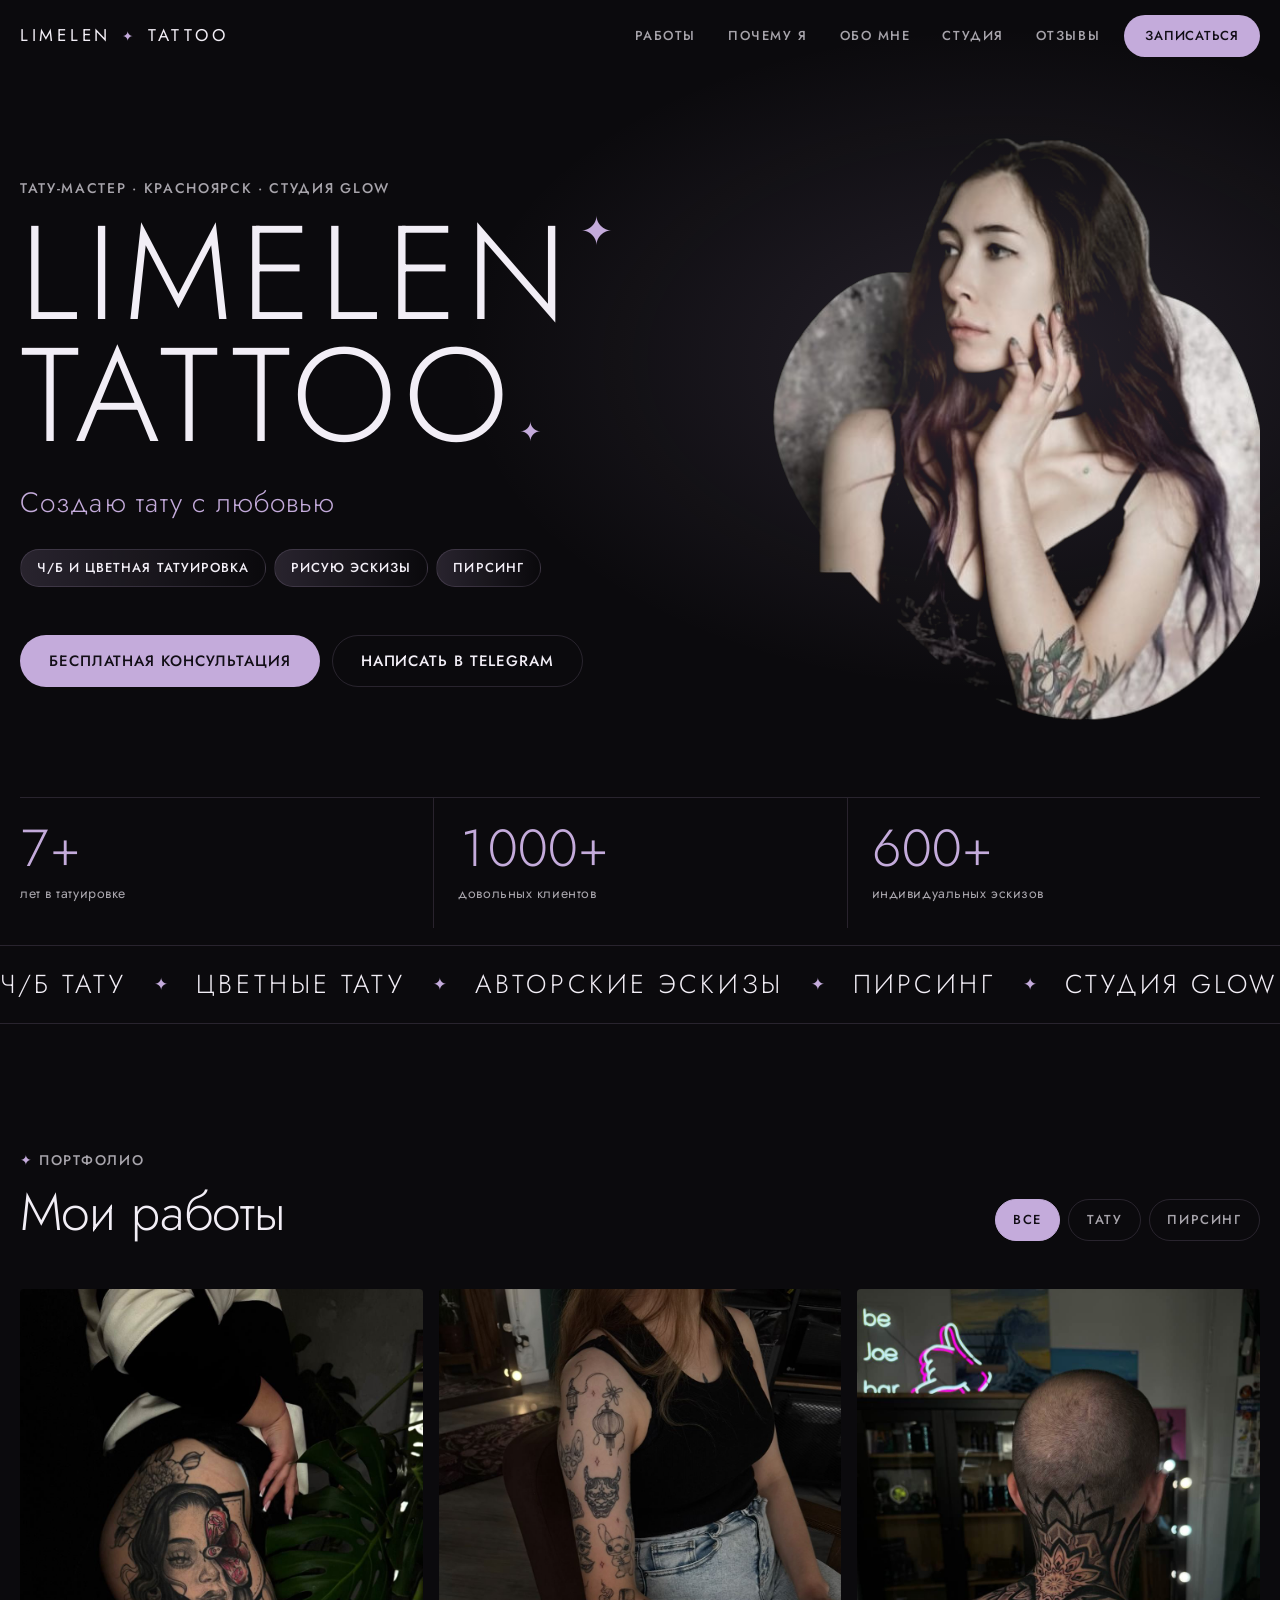
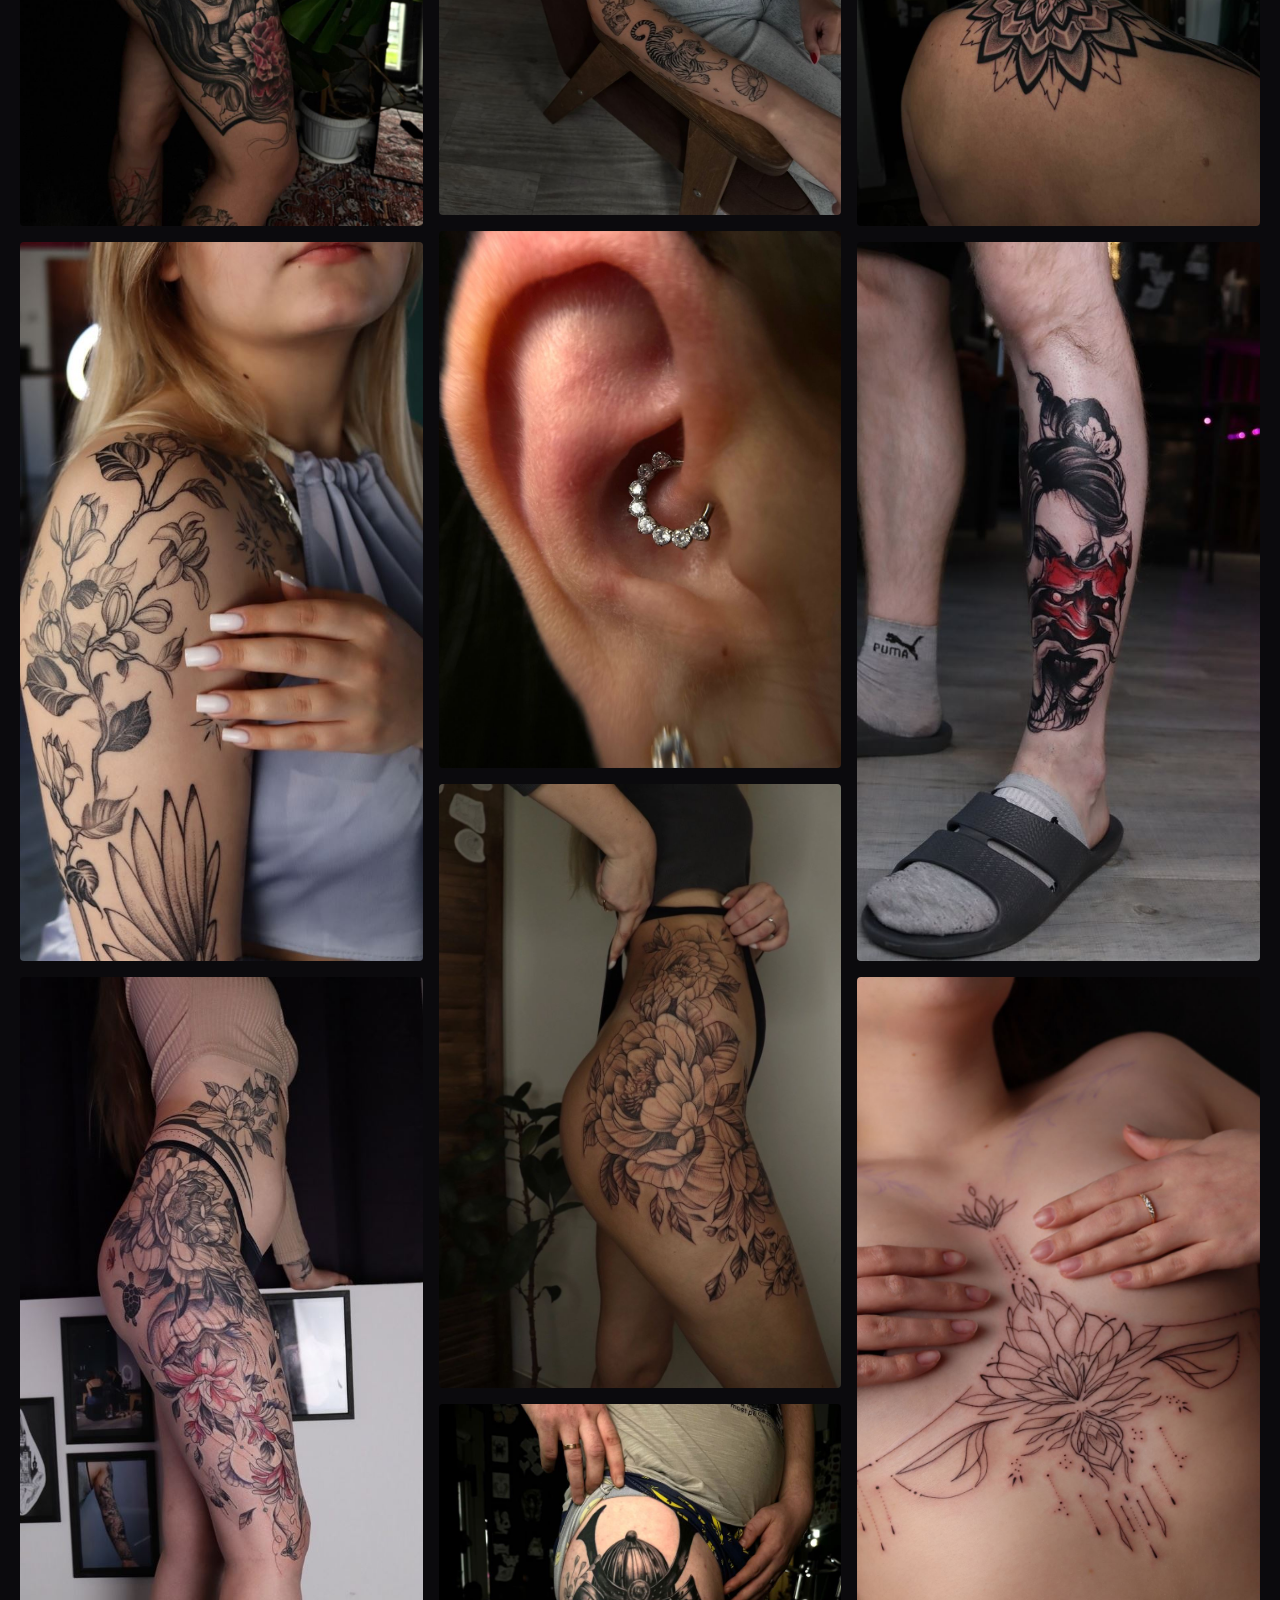
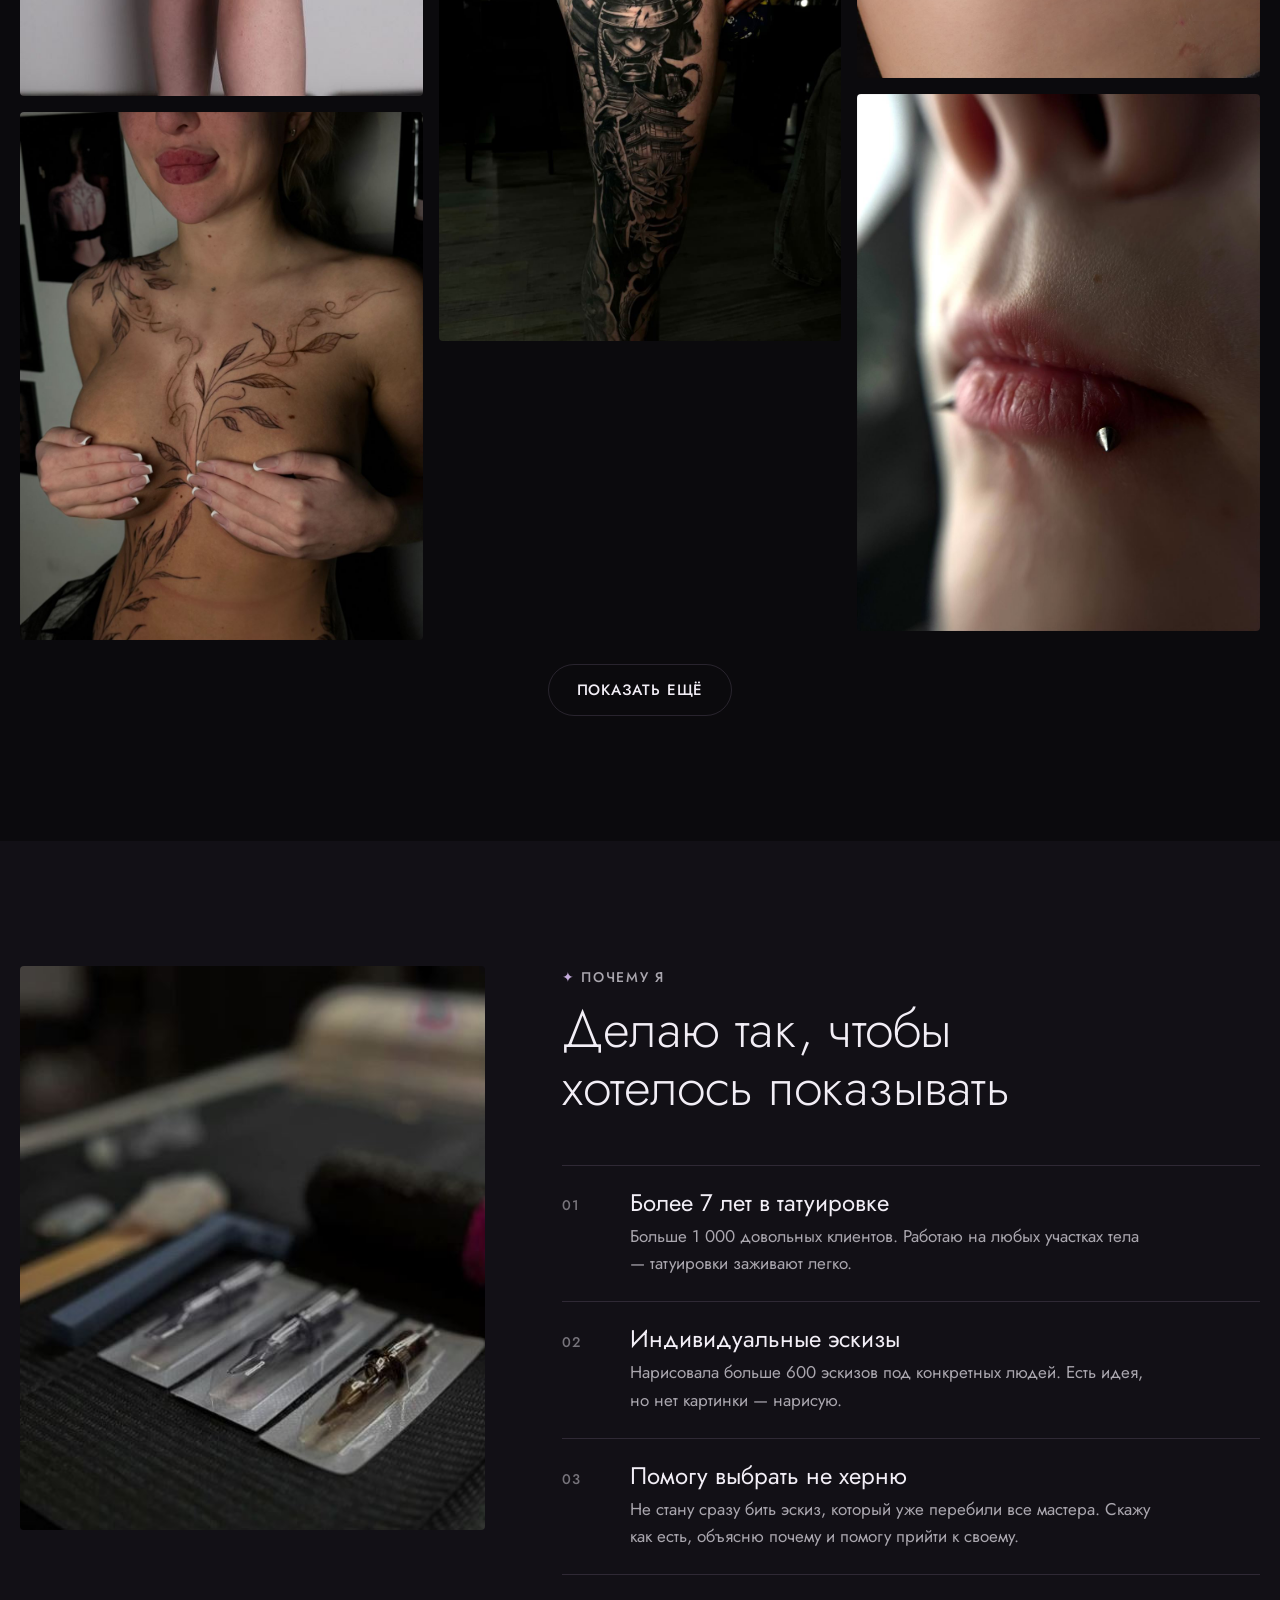
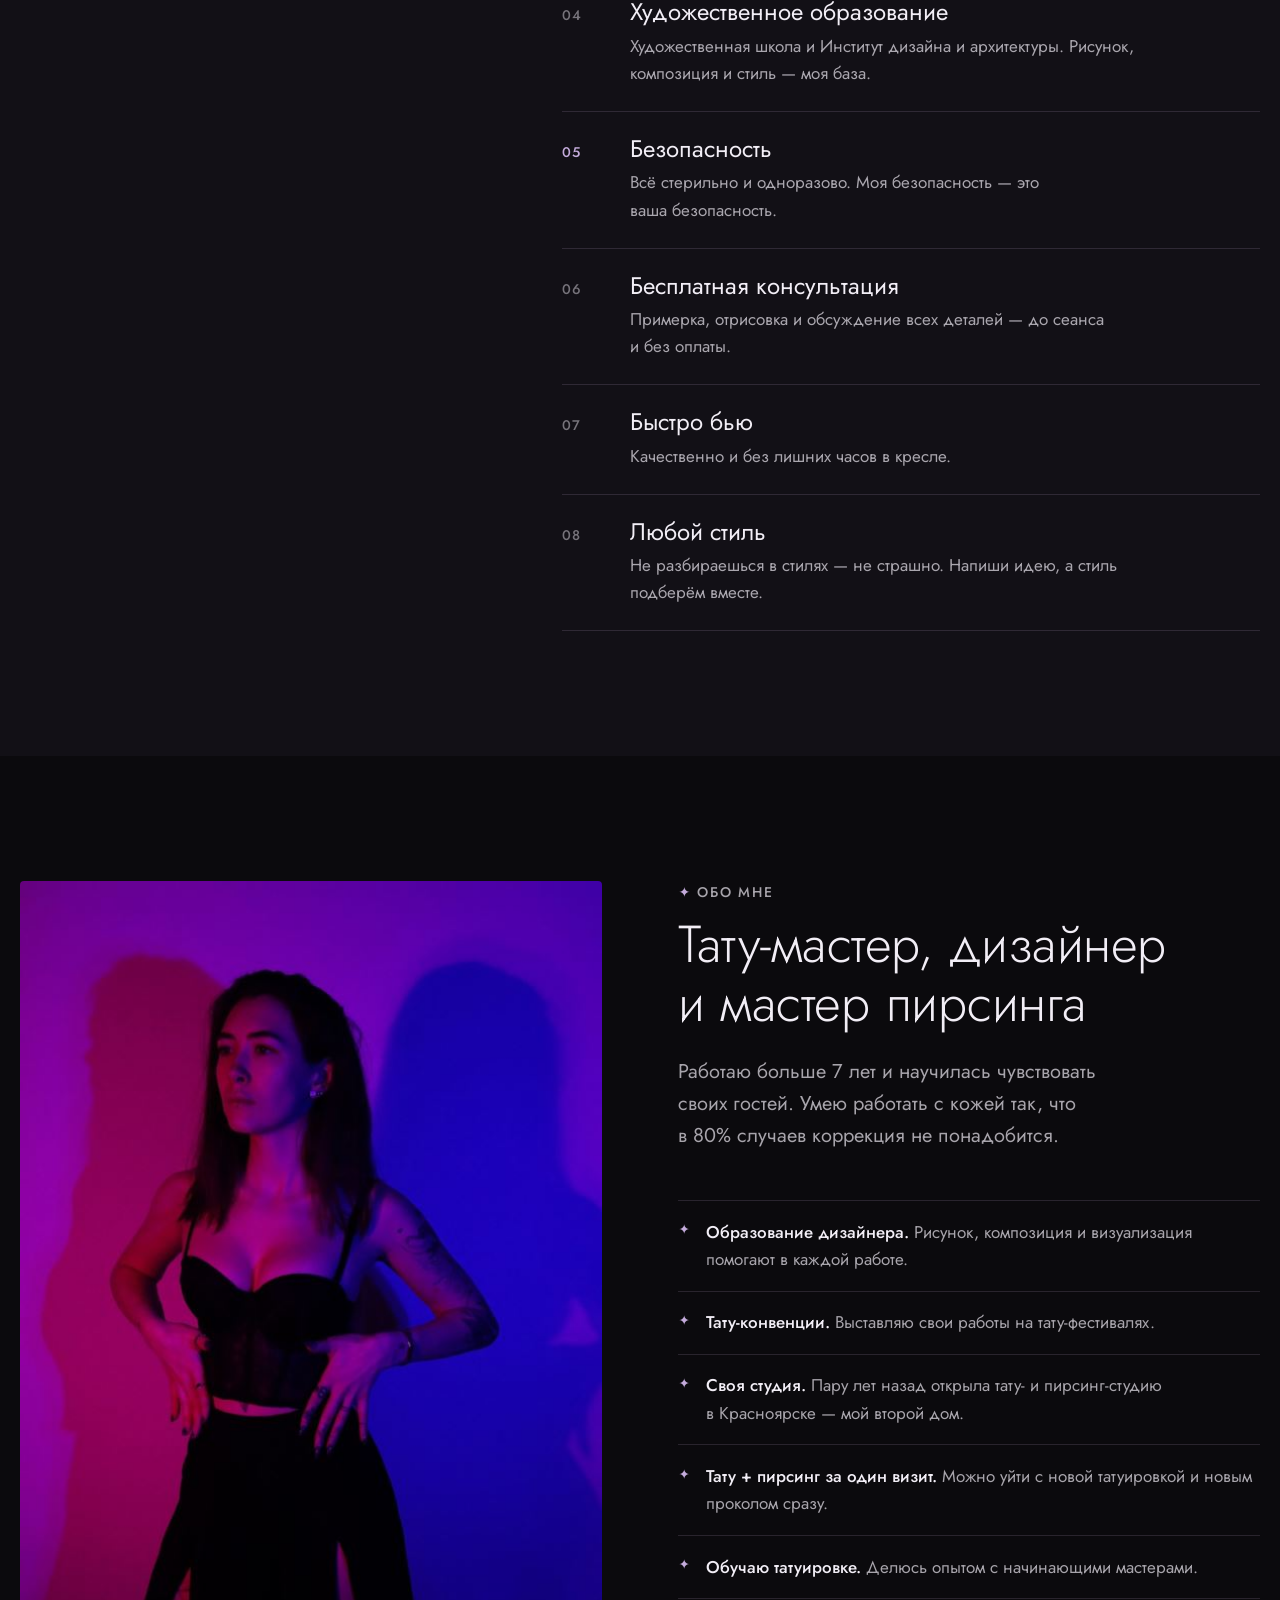
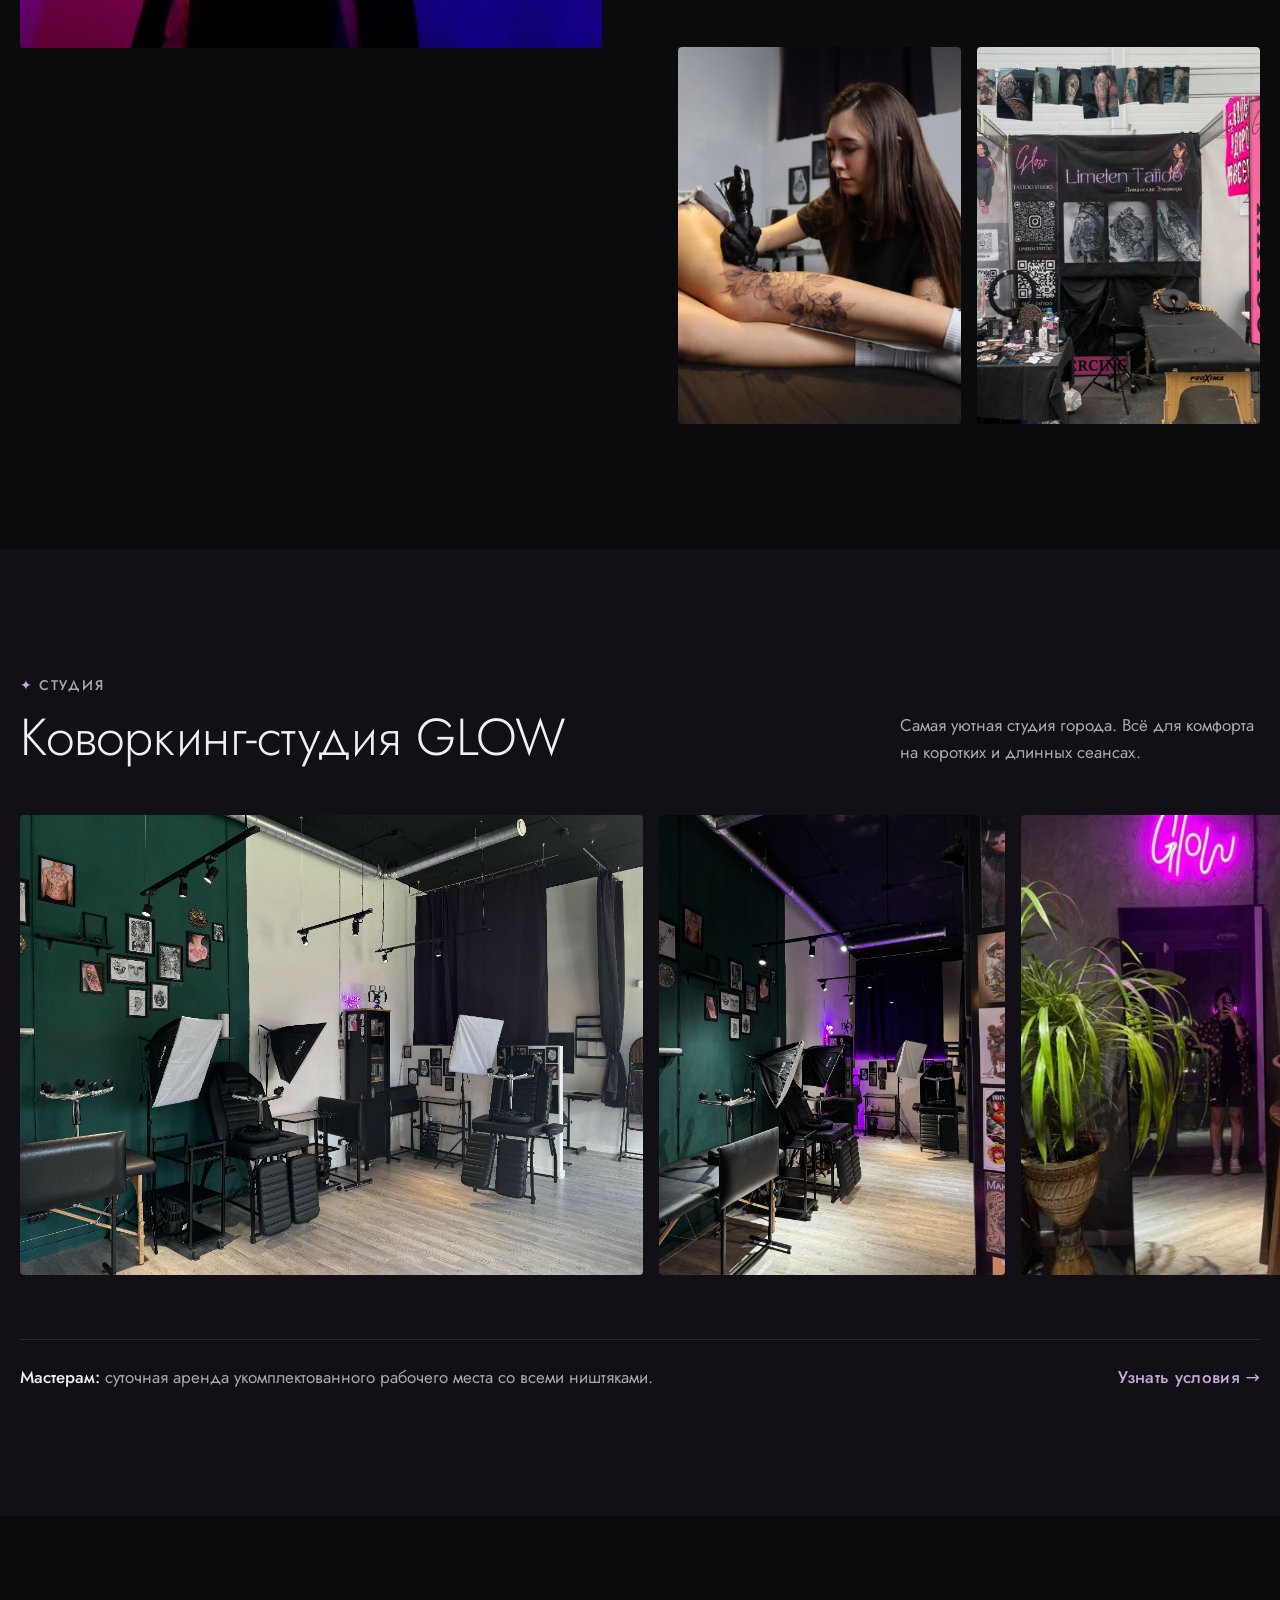
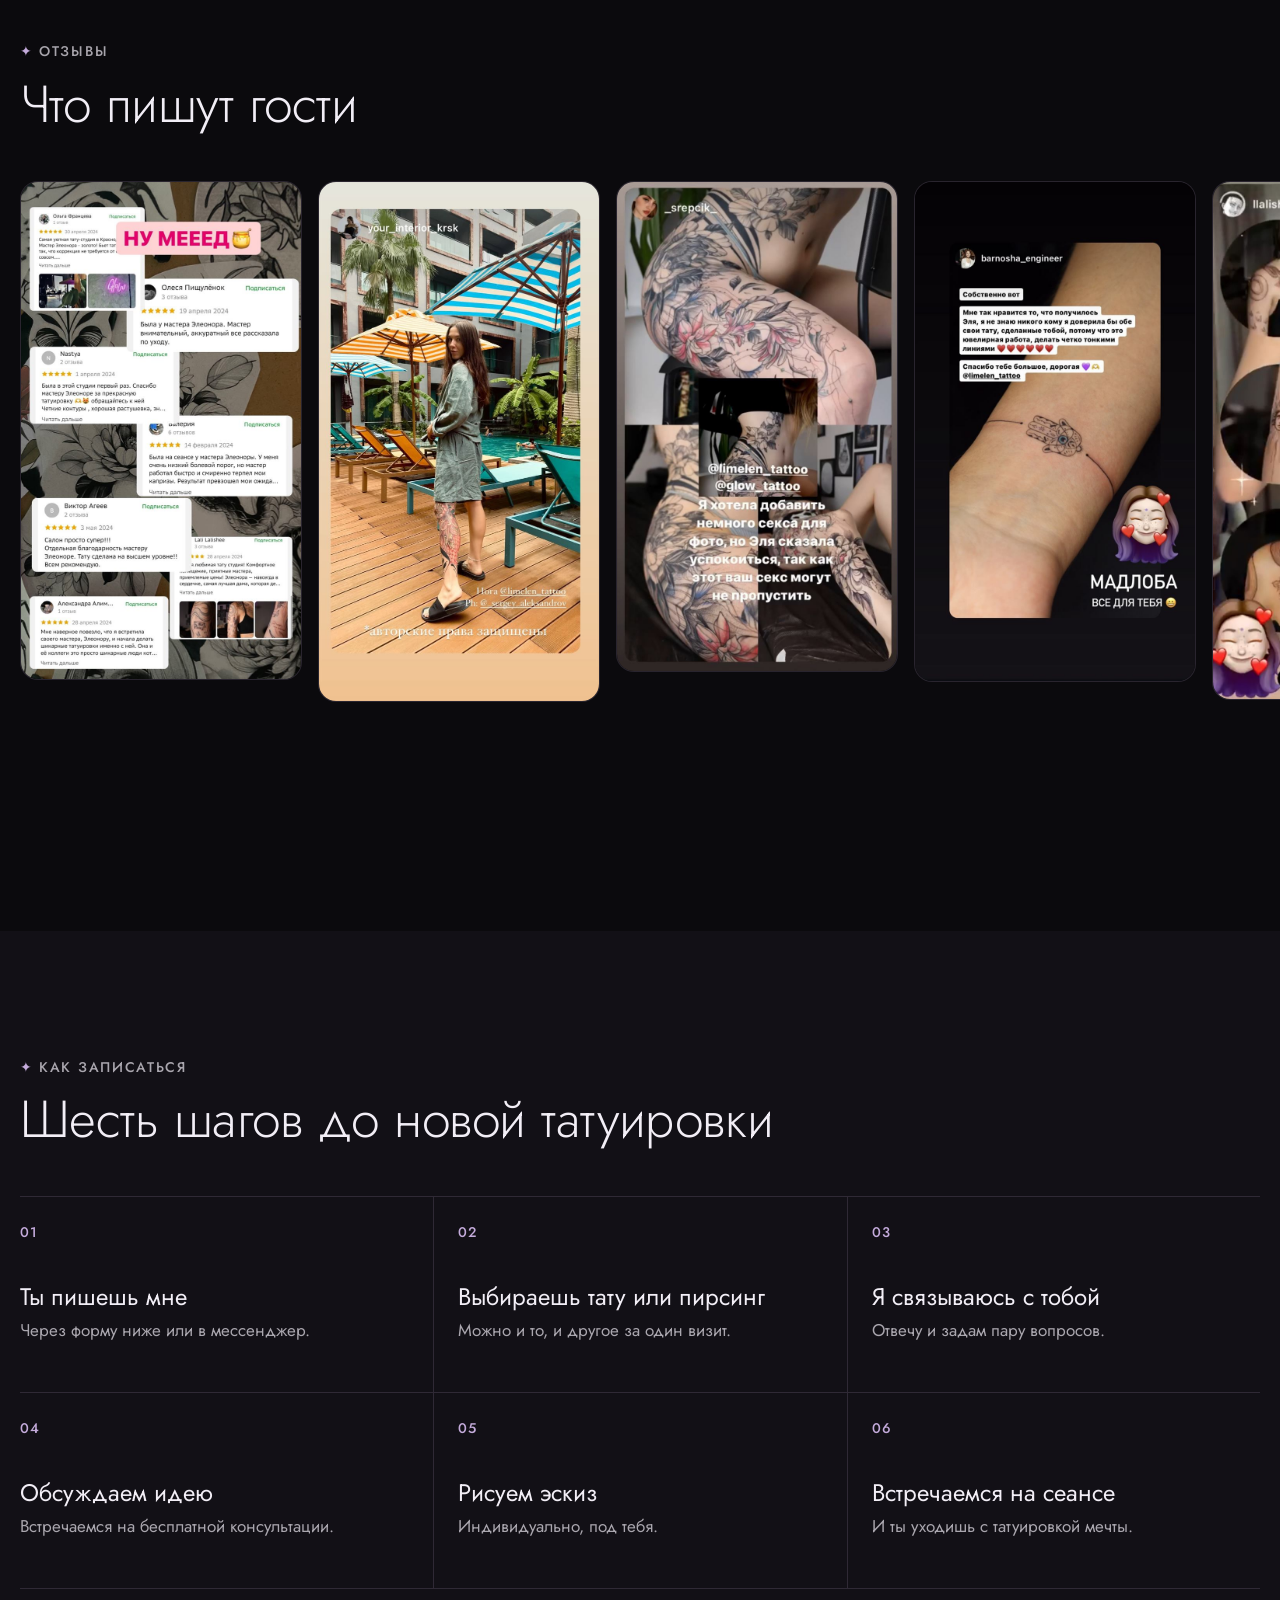
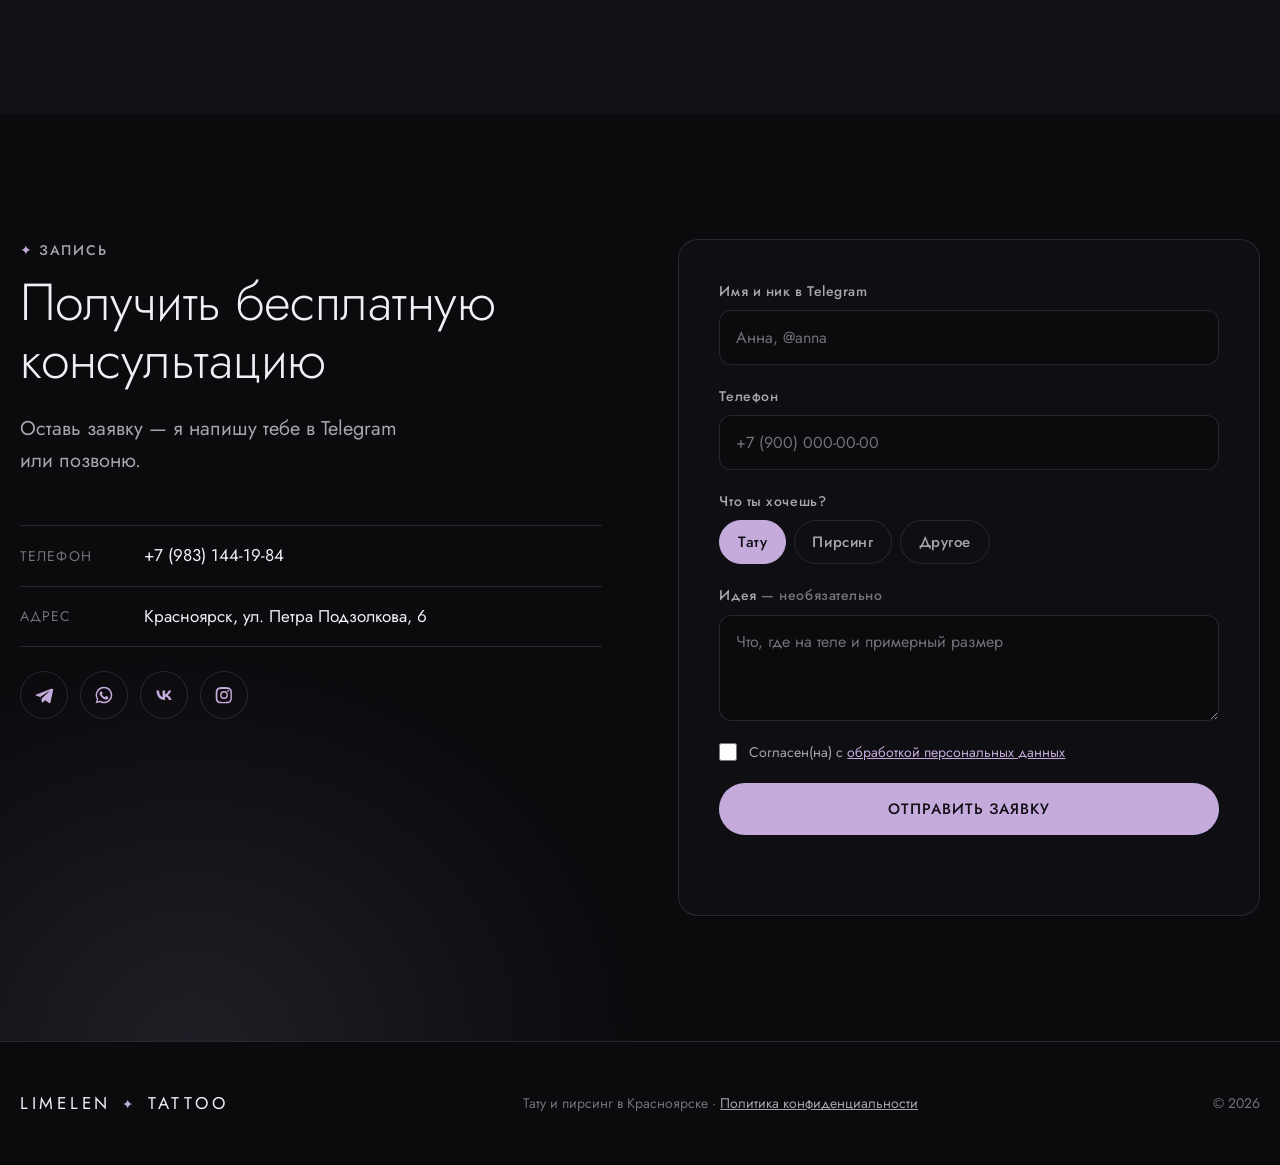
<file: site/index.html>
<!doctype html>
<html lang="ru">
<head>
  <meta charset="utf-8">
  <meta name="viewport" content="width=device-width, initial-scale=1">
  <title>LIMELEN TATTOO — тату и пирсинг в Красноярске</title>
  <meta name="description" content="Тату-мастер в Красноярске: ч/б и цветные татуировки, индивидуальные эскизы, пирсинг. Опыт более 7 лет, студия GLOW. Бесплатная консультация.">
  <meta property="og:title" content="LIMELEN TATTOO — тату и пирсинг в Красноярске">
  <meta property="og:description" content="Ч/б и цветные татуировки, индивидуальные эскизы, пирсинг. Студия GLOW, ул. Петра Подзолкова, 6.">
  <meta property="og:image" content="assets/img/portrait-hero.jpg">
  <meta property="og:type" content="website">
  <meta name="theme-color" content="#0b0a0d">
  <link rel="icon" href="assets/favicon.svg" type="image/svg+xml">
  <link rel="preconnect" href="https://fonts.googleapis.com">
  <link rel="preconnect" href="https://fonts.gstatic.com" crossorigin>
  <link href="https://fonts.googleapis.com/css2?family=Jost:wght@300;400;500&display=swap" rel="stylesheet">
  <link rel="stylesheet" href="assets/css/style.css">
</head>
<body>
  <a class="skip" href="#main">Перейти к содержимому</a>

  <header class="header" id="header">
    <div class="header__inner wrap">
      <a class="logo" href="#top" aria-label="LIMELEN TATTOO — на главную">LIMELEN <span class="spark" aria-hidden="true">✦</span> TATTOO</a>
      <nav class="nav" id="nav" aria-label="Основное меню">
        <a href="#works">Работы</a>
        <a href="#why">Почему я</a>
        <a href="#about">Обо мне</a>
        <a href="#studio">Студия</a>
        <a href="#reviews">Отзывы</a>
        <a href="#booking" class="nav__cta-mobile">Записаться</a>
      </nav>
      <a class="btn btn--accent btn--sm header__cta" href="#booking">Записаться</a>
      <button class="burger" id="burger" type="button" aria-label="Открыть меню" aria-expanded="false" aria-controls="nav">
        <span></span><span></span>
      </button>
    </div>
  </header>

  <main id="main">
    <!-- Hero -->
    <section class="hero" id="top">
      <div class="hero__inner wrap">
        <div class="hero__text">
          <p class="eyebrow hero__eyebrow"><span>Тату-мастер ·</span> <span>Красноярск ·</span> <span>студия GLOW</span></p>
          <h1 class="hero__title">Limelen<span class="hero__spark" aria-hidden="true">✦</span><br>Tattoo<span class="hero__spark hero__spark--sm" aria-hidden="true">✦</span></h1>
          <p class="hero__lead">Создаю тату с любовью</p>
          <ul class="hero__tags">
            <li>Ч/Б и цветная татуировка</li>
            <li>Рисую эскизы</li>
            <li>Пирсинг</li>
          </ul>
          <div class="hero__actions">
            <a class="btn btn--accent" href="#booking">Бесплатная консультация</a>
            <a class="btn btn--ghost" href="https://t.me/ELEONORA_Lim" target="_blank" rel="noopener">Написать в Telegram</a>
          </div>
        </div>
        <div class="hero__media">
          <img src="assets/img/portrait-hero.jpg" width="502" height="612" alt="Тату-мастер Limelen с татуировкой на руке" fetchpriority="high">
        </div>
      </div>
      <dl class="stats wrap">
        <div class="stats__item"><dt>7+</dt><dd>лет в&nbsp;татуировке</dd></div>
        <div class="stats__item"><dt>1000+</dt><dd>довольных клиентов</dd></div>
        <div class="stats__item"><dt>600+</dt><dd>индивидуальных эскизов</dd></div>
      </dl>
    </section>

    <div class="ticker" aria-hidden="true">
      <div class="ticker__track">
        <span>Ч/Б тату</span><i>✦</i><span>Цветные тату</span><i>✦</i><span>Авторские эскизы</span><i>✦</i><span>Пирсинг</span><i>✦</i><span>Студия GLOW</span><i>✦</i>
        <span>Ч/Б тату</span><i>✦</i><span>Цветные тату</span><i>✦</i><span>Авторские эскизы</span><i>✦</i><span>Пирсинг</span><i>✦</i><span>Студия GLOW</span><i>✦</i>
      </div>
    </div>

    <!-- Works -->
    <section class="section" id="works">
      <div class="wrap">
        <div class="section__head section__head--row">
          <div>
            <p class="eyebrow"><span class="spark">✦</span> Портфолио</p>
            <h2 class="h2">Мои работы</h2>
          </div>
          <div class="filters" role="tablist" aria-label="Фильтр работ">
            <button class="filter is-active" type="button" role="tab" aria-selected="true" data-filter="all">Все</button>
            <button class="filter" type="button" role="tab" aria-selected="false" data-filter="tattoo">Тату</button>
            <button class="filter" type="button" role="tab" aria-selected="false" data-filter="piercing">Пирсинг</button>
          </div>
        </div>
        <div class="gallery" id="gallery"></div>
        <div class="gallery__more">
          <button class="btn btn--ghost" type="button" id="more">Показать ещё</button>
        </div>
      </div>
    </section>

    <!-- Why -->
    <section class="section section--alt" id="why">
      <div class="wrap why">
        <div class="why__media" aria-hidden="true">
          <img id="why-img" src="assets/img/why-experience.jpg" width="471" height="571" alt="">
        </div>
        <div class="why__body">
          <p class="eyebrow"><span class="spark">✦</span> Почему я</p>
          <h2 class="h2">Делаю так, чтобы хотелось показывать</h2>
          <ol class="why__list">
            <li data-img="why-experience.jpg">
              <h3>Более 7 лет в татуировке</h3>
              <p>Больше 1&nbsp;000 довольных клиентов. Работаю на&nbsp;любых участках тела — татуировки заживают легко.</p>
            </li>
            <li data-img="why-sketch.jpg">
              <h3>Индивидуальные эскизы</h3>
              <p>Нарисовала больше 600 эскизов под конкретных людей. Есть идея, но&nbsp;нет картинки — нарисую.</p>
            </li>
            <li data-img="why-honest.jpg">
              <h3>Помогу выбрать не херню</h3>
              <p>Не стану сразу бить эскиз, который уже перебили все мастера. Скажу как есть, объясню почему и&nbsp;помогу прийти к&nbsp;своему.</p>
            </li>
            <li data-img="why-education.jpg">
              <h3>Художественное образование</h3>
              <p>Художественная школа и&nbsp;Институт дизайна и&nbsp;архитектуры. Рисунок, композиция и&nbsp;стиль — моя база.</p>
            </li>
            <li data-img="why-safety.jpg">
              <h3>Безопасность</h3>
              <p>Всё стерильно и&nbsp;одноразово. Моя безопасность — это ваша безопасность.</p>
            </li>
            <li data-img="why-consult.jpg">
              <h3>Бесплатная консультация</h3>
              <p>Примерка, отрисовка и&nbsp;обсуждение всех деталей — до&nbsp;сеанса и&nbsp;без оплаты.</p>
            </li>
            <li data-img="why-fast.jpg">
              <h3>Быстро бью</h3>
              <p>Качественно и&nbsp;без лишних часов в&nbsp;кресле.</p>
            </li>
            <li data-img="why-universal.jpg">
              <h3>Любой стиль</h3>
              <p>Не разбираешься в&nbsp;стилях — не&nbsp;страшно. Напиши идею, а&nbsp;стиль подберём вместе.</p>
            </li>
          </ol>
        </div>
      </div>
    </section>

    <!-- About -->
    <section class="section" id="about">
      <div class="wrap about">
        <figure class="about__portrait">
          <img src="assets/img/portrait-neon.jpg" width="576" height="760" alt="Limelen в неоновом свете" loading="lazy">
        </figure>
        <div class="about__body">
          <p class="eyebrow"><span class="spark">✦</span> Обо мне</p>
          <h2 class="h2">Тату-мастер, дизайнер и&nbsp;мастер пирсинга</h2>
          <p class="lead">Работаю больше 7&nbsp;лет и&nbsp;научилась чувствовать своих гостей. Умею работать с&nbsp;кожей так, что в&nbsp;80% случаев коррекция не&nbsp;понадобится.</p>
          <ul class="facts">
            <li><strong>Образование дизайнера.</strong> Рисунок, композиция и&nbsp;визуализация помогают в&nbsp;каждой работе.</li>
            <li><strong>Тату-конвенции.</strong> Выставляю свои работы на&nbsp;тату-фестивалях.</li>
            <li><strong>Своя студия.</strong> Пару лет назад открыла тату- и&nbsp;пирсинг-студию в&nbsp;Красноярске — мой второй дом.</li>
            <li><strong>Тату + пирсинг за&nbsp;один визит.</strong> Можно уйти с&nbsp;новой татуировкой и&nbsp;новым проколом сразу.</li>
            <li><strong>Обучаю татуировке.</strong> Делюсь опытом с&nbsp;начинающими мастерами.</li>
          </ul>
          <div class="about__pics">
            <img src="assets/img/about-process.jpg" width="386" height="516" alt="Процесс работы над татуировкой на бедре" loading="lazy">
            <img src="assets/img/convention.jpg" width="388" height="512" alt="Стенд Limelen Tattoo на тату-конвенции" loading="lazy">
          </div>
        </div>
      </div>
    </section>

    <!-- Studio -->
    <section class="section section--alt" id="studio">
      <div class="wrap">
        <div class="section__head section__head--row">
          <div>
            <p class="eyebrow"><span class="spark">✦</span> Студия</p>
            <h2 class="h2">Коворкинг-студия GLOW</h2>
          </div>
          <p class="section__note">Самая уютная студия города. Всё для&nbsp;комфорта на&nbsp;коротких и&nbsp;длинных сеансах.</p>
        </div>
      </div>
      <div class="strip" id="studio-strip" tabindex="0" aria-label="Фотографии студии, прокручиваются горизонтально"></div>
      <div class="wrap">
        <div class="rent">
          <p><strong>Мастерам:</strong> суточная аренда укомплектованного рабочего места со&nbsp;всеми ништяками.</p>
          <a class="link" href="https://t.me/ELEONORA_Lim" target="_blank" rel="noopener">Узнать условия →</a>
        </div>
      </div>
    </section>

    <!-- Reviews -->
    <section class="section" id="reviews">
      <div class="wrap">
        <div class="section__head">
          <p class="eyebrow"><span class="spark">✦</span> Отзывы</p>
          <h2 class="h2">Что пишут гости</h2>
        </div>
      </div>
      <div class="strip strip--reviews" id="reviews-strip" tabindex="0" aria-label="Скриншоты отзывов, прокручиваются горизонтально"></div>
    </section>

    <!-- Process -->
    <section class="section section--alt" id="process">
      <div class="wrap">
        <div class="section__head">
          <p class="eyebrow"><span class="spark">✦</span> Как записаться</p>
          <h2 class="h2">Шесть шагов до&nbsp;новой татуировки</h2>
        </div>
        <ol class="steps">
          <li><span class="steps__n">01</span><h3>Ты пишешь мне</h3><p>Через форму ниже или в&nbsp;мессенджер.</p></li>
          <li><span class="steps__n">02</span><h3>Выбираешь тату или&nbsp;пирсинг</h3><p>Можно и&nbsp;то, и&nbsp;другое за&nbsp;один визит.</p></li>
          <li><span class="steps__n">03</span><h3>Я связываюсь с&nbsp;тобой</h3><p>Отвечу и&nbsp;задам пару вопросов.</p></li>
          <li><span class="steps__n">04</span><h3>Обсуждаем идею</h3><p>Встречаемся на&nbsp;бесплатной консультации.</p></li>
          <li><span class="steps__n">05</span><h3>Рисуем эскиз</h3><p>Индивидуально, под тебя.</p></li>
          <li><span class="steps__n">06</span><h3>Встречаемся на&nbsp;сеансе</h3><p>И&nbsp;ты уходишь с&nbsp;татуировкой мечты.</p></li>
        </ol>
      </div>
    </section>

    <!-- Booking -->
    <section class="section booking" id="booking">
      <div class="wrap booking__inner">
        <div class="booking__intro">
          <p class="eyebrow"><span class="spark">✦</span> Запись</p>
          <h2 class="h2">Получить бесплатную консультацию</h2>
          <p class="lead">Оставь заявку — я напишу тебе в&nbsp;Telegram или позвоню.</p>

          <ul class="contacts">
            <li><span>Телефон</span><a href="tel:+79831441984">+7 (983) 144-19-84</a></li>
            <li><span>Адрес</span><a href="https://yandex.ru/maps/?text=%D0%9A%D1%80%D0%B0%D1%81%D0%BD%D0%BE%D1%8F%D1%80%D1%81%D0%BA%2C%20%D1%83%D0%BB.%20%D0%9F%D0%B5%D1%82%D1%80%D0%B0%20%D0%9F%D0%BE%D0%B4%D0%B7%D0%BE%D0%BB%D0%BA%D0%BE%D0%B2%D0%B0%2C%206" target="_blank" rel="noopener">Красноярск, ул.&nbsp;Петра Подзолкова, 6</a></li>
          </ul>
          <div class="socials">
            <a href="https://t.me/ELEONORA_Lim" target="_blank" rel="noopener" aria-label="Telegram">
              <svg viewBox="0 0 24 24" aria-hidden="true"><path d="M21.5 4.3 2.9 11.5c-1.3.5-1.2 1.2-.2 1.5l4.8 1.5 1.8 5.6c.2.6.4.8.9.8.4 0 .6-.2.9-.5l2.3-2.2 4.7 3.5c.9.5 1.5.2 1.7-.8l3.1-14.6c.3-1.3-.5-1.9-1.4-1.5Zm-3.2 3.4-8.7 7.9-.3 3.4-1.6-5 10.3-6.5c.5-.3.8 0 .3.2Z"/></svg>
            </a>
            <a href="https://wa.me/79831441984?text=%D0%A5%D0%BE%D1%87%D1%83%20%D0%BA%D0%BE%D0%BD%D1%81%D1%83%D0%BB%D1%8C%D1%82%D0%B0%D1%86%D0%B8%D1%8E!" target="_blank" rel="noopener" aria-label="WhatsApp">
              <svg viewBox="0 0 24 24" aria-hidden="true"><path d="M12 2a10 10 0 0 0-8.6 15.1L2 22l5-1.3A10 10 0 1 0 12 2Zm0 18.2c-1.5 0-3-.4-4.3-1.2l-.3-.2-3 .8.8-2.9-.2-.3A8.2 8.2 0 1 1 12 20.2Zm4.5-6.1c-.2-.1-1.5-.7-1.7-.8-.2-.1-.4-.1-.6.1l-.8 1c-.1.2-.3.2-.5.1a6.7 6.7 0 0 1-3.3-2.9c-.2-.4.2-.4.7-1.3.1-.2 0-.3 0-.4l-.8-1.8c-.2-.5-.4-.4-.6-.4h-.5c-.2 0-.4.1-.7.3-.2.3-.9.9-.9 2.2s.9 2.5 1 2.7c.1.2 1.8 2.8 4.4 3.9 1.6.7 2.3.8 3.1.6.5-.1 1.5-.6 1.7-1.2.2-.6.2-1.1.2-1.2-.1-.1-.3-.2-.5-.3Z"/></svg>
            </a>
            <a href="https://vk.com/write-136030814" target="_blank" rel="noopener" aria-label="ВКонтакте">
              <svg viewBox="0 0 24 24" aria-hidden="true"><path d="M13 18c-6.2 0-9.8-4.3-10-11.4h3.1c.1 5.2 2.4 7.4 4.2 7.9V6.6h3v4.5c1.8-.2 3.6-2.2 4.3-4.5h2.9a8.6 8.6 0 0 1-3.9 5.6 8.9 8.9 0 0 1 4.6 5.8h-3.2c-.7-2.2-2.4-3.8-4.7-4V18H13Z"/></svg>
            </a>
            <a href="https://www.instagram.com/limelen_tattoo/" target="_blank" rel="noopener" aria-label="Instagram">
              <svg viewBox="0 0 24 24" aria-hidden="true"><path d="M12 7.3a4.7 4.7 0 1 0 0 9.4 4.7 4.7 0 0 0 0-9.4Zm0 7.7a3 3 0 1 1 0-6 3 3 0 0 1 0 6Zm6-7.9a1.1 1.1 0 1 1-2.2 0 1.1 1.1 0 0 1 2.2 0ZM21.4 8.2c0-1.6-.4-3-1.6-4.1C18.7 3 17.3 2.6 15.7 2.6c-1.6-.1-6.4-.1-8 0-1.6 0-3 .4-4.1 1.5C2.5 5.2 2.1 6.6 2.1 8.2c-.1 1.6-.1 6.4 0 8 0 1.6.4 3 1.5 4.1 1.1 1.1 2.5 1.5 4.1 1.6 1.6.1 6.4.1 8 0 1.6 0 3-.4 4.1-1.6 1.1-1.1 1.5-2.5 1.6-4.1.1-1.6.1-6.4 0-8Zm-2.1 9.9a3.2 3.2 0 0 1-1.8 1.8c-1.3.5-4.3.4-5.6.4-1.4 0-4.4.1-5.6-.4a3.2 3.2 0 0 1-1.8-1.8c-.5-1.3-.4-4.3-.4-5.6 0-1.4-.1-4.4.4-5.6.3-.8 1-1.5 1.8-1.8 1.3-.5 4.3-.4 5.6-.4 1.4 0 4.4-.1 5.6.4.8.3 1.5 1 1.8 1.8.5 1.3.4 4.3.4 5.6 0 1.4.1 4.4-.4 5.6Z"/></svg>
            </a>
          </div>
        </div>

        <form class="form" id="lead-form" novalidate>
          <div class="field">
            <label for="f-name">Имя и ник в Telegram</label>
            <input id="f-name" name="name" type="text" autocomplete="name" placeholder="Анна, @anna" required maxlength="100">
          </div>
          <div class="field">
            <label for="f-phone">Телефон</label>
            <input id="f-phone" name="phone" type="tel" autocomplete="tel" inputmode="tel" placeholder="+7 (900) 000-00-00" required maxlength="25">
          </div>
          <fieldset class="field">
            <legend>Что ты хочешь?</legend>
            <div class="choices">
              <label class="choice"><input type="checkbox" name="service" value="Тату" checked><span>Тату</span></label>
              <label class="choice"><input type="checkbox" name="service" value="Пирсинг"><span>Пирсинг</span></label>
              <label class="choice"><input type="checkbox" name="service" value="Другое"><span>Другое</span></label>
            </div>
          </fieldset>
          <div class="field">
            <label for="f-idea">Идея <span class="muted">— необязательно</span></label>
            <textarea id="f-idea" name="idea" rows="3" maxlength="1000" placeholder="Что, где на теле и примерный размер"></textarea>
          </div>
          <div class="hp" aria-hidden="true">
            <label for="f-website">Не заполняйте</label>
            <input id="f-website" name="website" type="text" tabindex="-1" autocomplete="off">
          </div>
          <label class="consent">
            <input type="checkbox" name="consent" required>
            <span>Согласен(на) с&nbsp;<a href="privacy.html" target="_blank">обработкой персональных данных</a></span>
          </label>
          <button class="btn btn--accent btn--block" type="submit">Отправить заявку</button>
          <p class="form__status" id="form-status" role="status" aria-live="polite"></p>
        </form>
      </div>
    </section>
  </main>

  <footer class="footer">
    <div class="wrap footer__inner">
      <a class="logo" href="#top">LIMELEN <span class="spark" aria-hidden="true">✦</span> TATTOO</a>
      <p>Тату и пирсинг в Красноярске · <a href="privacy.html">Политика конфиденциальности</a></p>
      <p>© <span id="year">2026</span></p>
    </div>
  </footer>

  <div class="lightbox" id="lightbox" role="dialog" aria-modal="true" aria-label="Просмотр фото" hidden>
    <button class="lightbox__close" type="button" aria-label="Закрыть">✕</button>
    <button class="lightbox__nav lightbox__nav--prev" type="button" aria-label="Предыдущее фото">←</button>
    <img class="lightbox__img" alt="">
    <button class="lightbox__nav lightbox__nav--next" type="button" aria-label="Следующее фото">→</button>
    <p class="lightbox__count" aria-live="polite"></p>
  </div>

  <script src="assets/js/main.js" defer></script>
</body>
</html>
</file>
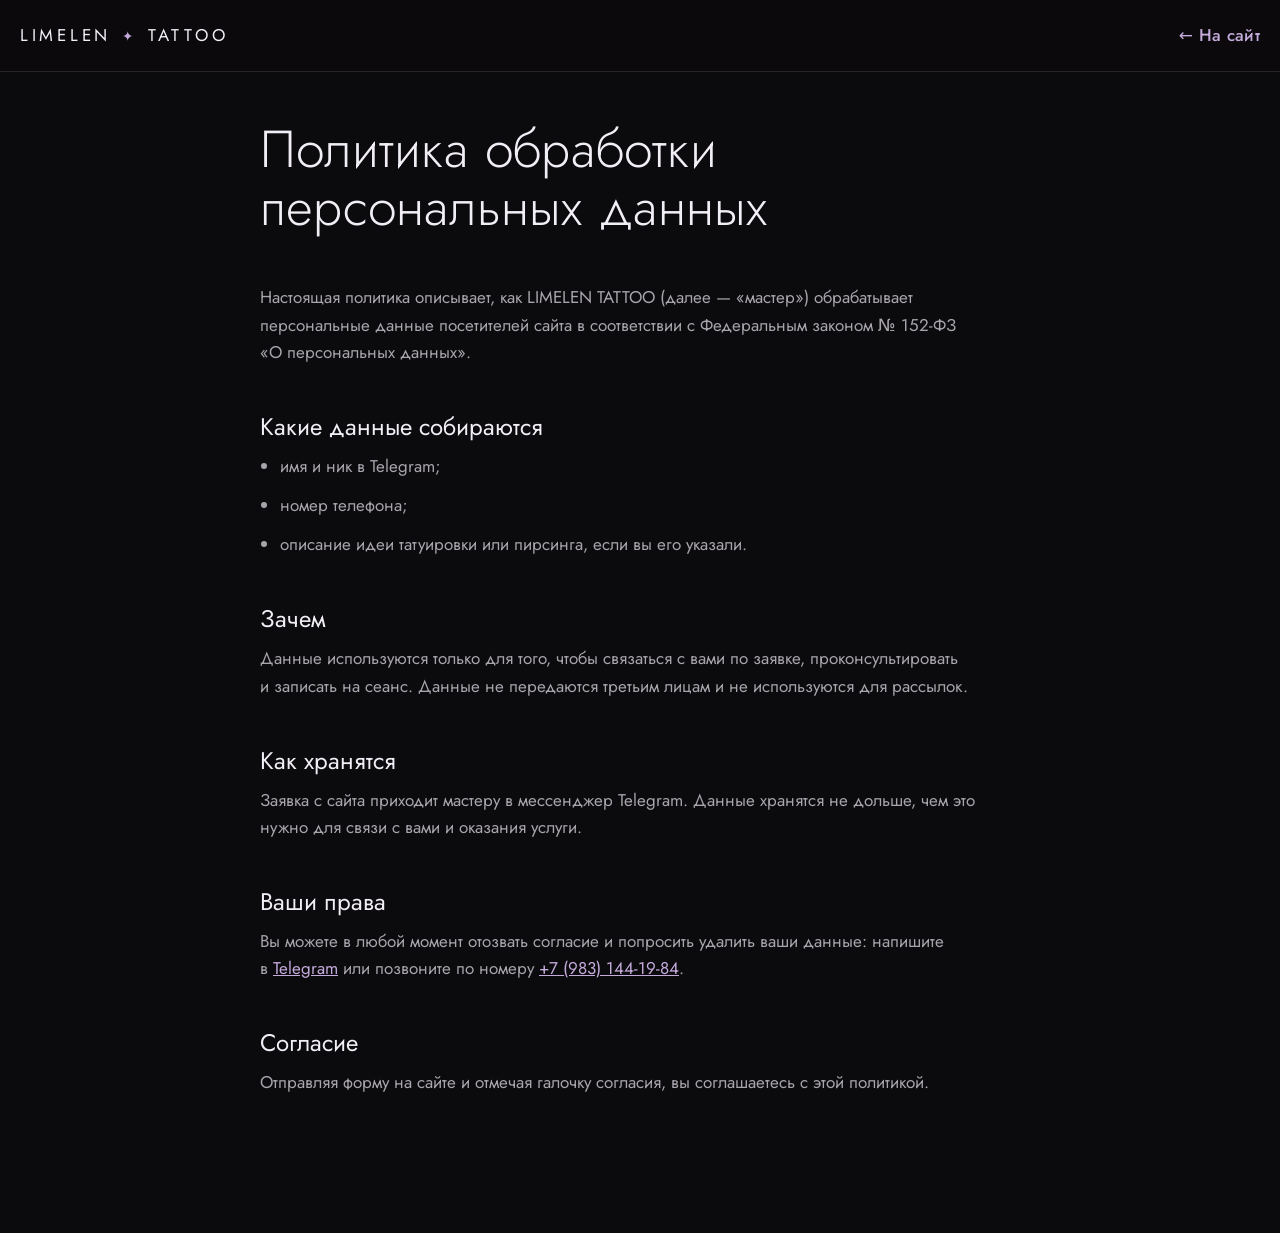
<file: site/privacy.html>
<!doctype html>
<html lang="ru">
<head>
  <meta charset="utf-8">
  <meta name="viewport" content="width=device-width, initial-scale=1">
  <title>Политика конфиденциальности — LIMELEN TATTOO</title>
  <meta name="robots" content="noindex">
  <link rel="icon" href="assets/favicon.svg" type="image/svg+xml">
  <link rel="preconnect" href="https://fonts.googleapis.com">
  <link rel="preconnect" href="https://fonts.gstatic.com" crossorigin>
  <link href="https://fonts.googleapis.com/css2?family=Jost:wght@300;400;500&display=swap" rel="stylesheet">
  <link rel="stylesheet" href="assets/css/style.css">
  <style>
    .policy { padding: calc(var(--header-h) + 3rem) 0 var(--space-4); }
    .policy .wrap { max-width: 760px; }
    .policy h1 { font-size: var(--text-h2); font-weight: 300; margin-bottom: var(--space-3); }
    .policy h2 { font-size: var(--text-xl); margin: var(--space-3) 0 var(--space-1); }
    .policy p, .policy li { color: var(--text-2); margin-bottom: 0.75rem; }
    .policy ul { list-style: disc; padding-left: 1.25rem; }
    .policy a { color: var(--accent); }
  </style>
</head>
<body>
  <header class="header is-scrolled">
    <div class="header__inner wrap">
      <a class="logo" href="index.html">LIMELEN <span class="spark" aria-hidden="true">✦</span> TATTOO</a>
      <a class="link" href="index.html" style="margin-left:auto">← На сайт</a>
    </div>
  </header>

  <main class="policy">
    <div class="wrap">
      <h1>Политика обработки персональных данных</h1>

      <p>Настоящая политика описывает, как LIMELEN TATTOO (далее — «мастер») обрабатывает персональные данные посетителей сайта в&nbsp;соответствии с&nbsp;Федеральным законом №&nbsp;152-ФЗ «О&nbsp;персональных данных».</p>

      <h2>Какие данные собираются</h2>
      <ul>
        <li>имя и ник в Telegram;</li>
        <li>номер телефона;</li>
        <li>описание идеи татуировки или пирсинга, если вы его указали.</li>
      </ul>

      <h2>Зачем</h2>
      <p>Данные используются только для того, чтобы связаться с&nbsp;вами по&nbsp;заявке, проконсультировать и&nbsp;записать на&nbsp;сеанс. Данные не&nbsp;передаются третьим лицам и&nbsp;не&nbsp;используются для рассылок.</p>

      <h2>Как хранятся</h2>
      <p>Заявка с&nbsp;сайта приходит мастеру в&nbsp;мессенджер Telegram. Данные хранятся не&nbsp;дольше, чем это нужно для связи с&nbsp;вами и&nbsp;оказания услуги.</p>

      <h2>Ваши права</h2>
      <p>Вы можете в&nbsp;любой момент отозвать согласие и&nbsp;попросить удалить ваши данные: напишите в&nbsp;<a href="https://t.me/ELEONORA_Lim">Telegram</a> или позвоните по&nbsp;номеру <a href="tel:+79831441984">+7 (983) 144-19-84</a>.</p>

      <h2>Согласие</h2>
      <p>Отправляя форму на&nbsp;сайте и&nbsp;отмечая галочку согласия, вы соглашаетесь с&nbsp;этой политикой.</p>
    </div>
  </main>
</body>
</html>
</file>
<file: site/assets/css/style.css>
:root {
  --bg: #0b0a0d;
  --bg-alt: #121016;
  --line: rgba(196, 171, 219, 0.16);
  --text: #f2eef6;
  --text-2: rgba(242, 238, 246, 0.68);
  --text-3: rgba(242, 238, 246, 0.45);
  --accent: #c4abdb;
  --accent-hover: #d6c3e8;
  --on-accent: #120e16;
  --danger: #ff9b9b;

  --font: 'Jost', system-ui, -apple-system, 'Segoe UI', Roboto, sans-serif;

  --text-sm: 0.875rem;
  --text-base: 1.0625rem;
  --text-lg: 1.25rem;
  --text-xl: 1.5rem;
  --text-h2: clamp(2rem, 1.4rem + 2.6vw, 3.25rem);
  --text-hero: clamp(3.5rem, 1.6rem + 8.4vw, 8.5rem);

  --tracking-caps: 0.12em;

  --space-1: 0.75rem;
  --space-2: 1.5rem;
  --space-3: 3rem;
  --space-4: clamp(4.5rem, 3rem + 6vw, 8rem);

  --radius: 999px;
  --radius-img: 4px;
  --wrap: 1240px;
  --header-h: 72px;
  --ease: cubic-bezier(0.22, 1, 0.36, 1);
}

*, *::before, *::after { box-sizing: border-box; }

html {
  scroll-behavior: smooth;
  scroll-padding-top: var(--header-h);
  -webkit-text-size-adjust: 100%;
}

body {
  margin: 0;
  background: var(--bg);
  color: var(--text);
  font-family: var(--font);
  font-size: var(--text-base);
  font-weight: 400;
  line-height: 1.6;
  -webkit-font-smoothing: antialiased;
  overflow-x: hidden;
}

body.is-locked { overflow: hidden; }

img { display: block; max-width: 100%; height: auto; }
a { color: inherit; }
button { font: inherit; color: inherit; }
h1, h2, h3 { margin: 0; font-weight: 400; line-height: 1.12; text-wrap: balance; }
p { margin: 0; }
ul, ol { margin: 0; padding: 0; list-style: none; }

:focus-visible { outline: 2px solid var(--accent); outline-offset: 3px; }

.wrap { width: min(100% - 2.5rem, var(--wrap)); margin-inline: auto; }

.skip {
  position: absolute; left: 1rem; top: -100px; z-index: 100;
  padding: 0.75rem 1rem; background: var(--accent); color: var(--on-accent);
}
.skip:focus { top: 1rem; }

.spark { color: var(--accent); }

.eyebrow {
  font-size: var(--text-sm);
  font-weight: 500;
  letter-spacing: var(--tracking-caps);
  text-transform: uppercase;
  color: var(--text-2);
  margin-bottom: var(--space-1);
  text-wrap: balance;
}

.h2 {
  font-size: var(--text-h2);
  font-weight: 300;
  letter-spacing: -0.01em;
}

.lead { font-size: var(--text-lg); color: var(--text-2); text-wrap: pretty; max-width: 38ch; }
.muted { color: var(--text-3); }

.link {
  color: var(--accent);
  text-decoration: none;
  font-weight: 500;
  letter-spacing: 0.02em;
  white-space: nowrap;
}
.link:hover { color: var(--accent-hover); }

/* Buttons */
.btn {
  display: inline-flex; align-items: center; justify-content: center; gap: 0.5rem;
  min-height: 52px; padding: 0 1.75rem;
  border: 1px solid transparent; border-radius: var(--radius);
  font-size: 0.9375rem; font-weight: 500; letter-spacing: 0.06em; text-transform: uppercase;
  text-decoration: none; cursor: pointer;
  transition: background-color 0.2s, color 0.2s, border-color 0.2s, transform 0.2s var(--ease);
}
.btn:active { transform: scale(0.98); }
.btn--accent { background: var(--accent); color: var(--on-accent); }
.btn--accent:hover { background: var(--accent-hover); }
.btn--ghost { border-color: var(--line); color: var(--text); background: transparent; }
.btn--ghost:hover { border-color: var(--accent); color: var(--accent); }
.btn--sm { min-height: 42px; padding: 0 1.25rem; font-size: 0.8125rem; }
.btn--block { width: 100%; }
.btn[disabled] { opacity: 0.6; cursor: progress; }

/* Header */
.header {
  position: fixed; inset: 0 0 auto; z-index: 50;
  height: var(--header-h);
}
/* Blur lives on a pseudo-element: backdrop-filter on .header itself would trap the fixed mobile nav inside it */
.header::before {
  content: '';
  position: absolute; inset: 0; z-index: -1;
  border-bottom: 1px solid transparent;
  transition: background-color 0.3s, border-color 0.3s;
}
.header.is-scrolled::before {
  background: rgba(11, 10, 13, 0.82);
  backdrop-filter: blur(14px);
  -webkit-backdrop-filter: blur(14px);
  border-bottom-color: var(--line);
}
.header__inner { height: 100%; display: flex; align-items: center; gap: var(--space-2); }

.logo {
  font-size: 1.0625rem; font-weight: 400; letter-spacing: 0.22em;
  text-decoration: none; white-space: nowrap;
}
.logo .spark { font-size: 0.8em; margin-inline: 0.15em; }

.nav { display: flex; gap: 2rem; margin-left: auto; }
.nav a {
  font-size: 0.8125rem; font-weight: 500; letter-spacing: var(--tracking-caps); text-transform: uppercase;
  text-decoration: none; color: var(--text-2); transition: color 0.2s;
}
.nav a:hover { color: var(--text); }
.nav__cta-mobile { display: none; }

.burger { display: none; }

/* Hero */
.hero {
  position: relative;
  padding-top: calc(var(--header-h) + clamp(1.5rem, 4vw, 3.5rem));
  background:
    radial-gradient(60% 50% at 78% 38%, rgba(196, 171, 219, 0.14), transparent 70%),
    var(--bg);
  overflow: hidden;
}
.hero__inner {
  display: grid;
  grid-template-columns: minmax(0, 1.15fr) minmax(0, 0.85fr);
  align-items: center;
  gap: var(--space-3);
}
.hero__eyebrow span { white-space: nowrap; }
.hero__title {
  font-size: var(--text-hero);
  font-weight: 300;
  line-height: 0.92;
  letter-spacing: 0.06em;
  text-transform: uppercase;
  margin-bottom: var(--space-2);
}
.hero__spark {
  display: inline-block;
  vertical-align: top;
  margin-left: 0.12em;
  color: var(--accent);
  font-size: 0.3em;
  line-height: 1;
  animation: twinkle 3.2s ease-in-out infinite;
}
.hero__spark--sm { vertical-align: baseline; font-size: 0.2em; animation-delay: 1.4s; }

@keyframes twinkle {
  0%, 100% { opacity: 1; transform: scale(1) rotate(0); }
  50% { opacity: 0.45; transform: scale(0.8) rotate(20deg); }
}

.hero__lead {
  font-size: clamp(1.25rem, 1rem + 1vw, 1.75rem);
  font-weight: 300;
  color: var(--accent);
  letter-spacing: 0.04em;
  margin-bottom: var(--space-2);
}
.hero__tags { display: flex; flex-wrap: wrap; gap: 0.5rem; margin-bottom: var(--space-3); }
.hero__tags li {
  padding: 0.45rem 1rem;
  border: 1px solid var(--line); border-radius: var(--radius);
  background: linear-gradient(90deg, rgba(196, 171, 219, 0.16), rgba(196, 171, 219, 0));
  font-size: 0.8125rem; font-weight: 500; letter-spacing: 0.08em; text-transform: uppercase;
  color: var(--text);
}
.hero__actions { display: flex; flex-wrap: wrap; gap: var(--space-1); }

.hero__media { position: relative; justify-self: end; width: min(100%, 520px); }
.hero__media img { width: 100%; mix-blend-mode: lighten; }

.stats {
  display: grid; grid-template-columns: repeat(3, 1fr);
  margin-top: clamp(2rem, 5vw, 3.5rem);
  border-top: 1px solid var(--line);
}
.stats__item { padding: var(--space-2) 0; }
.stats__item + .stats__item { padding-left: var(--space-2); border-left: 1px solid var(--line); }
.stats dt {
  font-size: clamp(2rem, 1.4rem + 2.4vw, 3.25rem); font-weight: 300; line-height: 1;
  color: var(--accent); font-variant-numeric: tabular-nums;
}
.stats dd { margin: 0.5rem 0 0; color: var(--text-2); font-size: var(--text-sm); letter-spacing: 0.04em; }

/* Ticker */
.ticker {
  overflow: hidden;
  border-block: 1px solid var(--line);
  padding: 1.1rem 0;
  white-space: nowrap;
}
.ticker__track { display: inline-flex; align-items: center; animation: ticker 36s linear infinite; }
.ticker span {
  font-size: clamp(1.125rem, 0.9rem + 1vw, 1.625rem); font-weight: 300;
  letter-spacing: var(--tracking-caps); text-transform: uppercase;
}
.ticker i { font-style: normal; color: var(--accent); margin: 0 1.75rem; }
@keyframes ticker { to { transform: translateX(-50%); } }

/* Sections */
.section { padding-block: var(--space-4); }
.section--alt { background: var(--bg-alt); }
.section__head { margin-bottom: var(--space-3); }
.section__head--row { display: flex; align-items: flex-end; justify-content: space-between; gap: var(--space-2); flex-wrap: wrap; }
.section__note { color: var(--text-2); max-width: 36ch; }

/* Filters */
.filters { display: flex; gap: 0.5rem; }
.filter {
  min-height: 42px; padding: 0 1.1rem;
  border: 1px solid var(--line); border-radius: var(--radius); background: transparent;
  font-size: 0.8125rem; font-weight: 500; letter-spacing: var(--tracking-caps); text-transform: uppercase;
  color: var(--text-2); cursor: pointer; transition: all 0.2s;
}
.filter:hover { color: var(--text); border-color: rgba(196, 171, 219, 0.4); }
.filter.is-active { background: var(--accent); border-color: var(--accent); color: var(--on-accent); }

/* Gallery */
.gallery { columns: 3; column-gap: 1rem; }
.gallery__item {
  display: block; width: 100%; margin: 0 0 1rem; padding: 0; border: 0;
  background: var(--bg-alt); border-radius: var(--radius-img); overflow: hidden;
  break-inside: avoid; cursor: zoom-in; position: relative;
}
.gallery__item img { width: 100%; transition: transform 0.6s var(--ease), opacity 0.4s; }
.gallery__item:hover img { transform: scale(1.03); }
.gallery__more { display: flex; justify-content: center; margin-top: var(--space-2); }
.gallery__more[hidden] { display: none; }

/* Why */
.why { display: grid; grid-template-columns: minmax(0, 0.8fr) minmax(0, 1.2fr); gap: clamp(2rem, 6vw, 6rem); align-items: start; }
.why__media { position: sticky; top: calc(var(--header-h) + 2rem); }
.why__media img {
  width: 100%; aspect-ratio: 471 / 571; object-fit: cover; border-radius: var(--radius-img);
  transition: opacity 0.3s;
}
.why__media img.is-fading { opacity: 0; }
.why__list { counter-reset: why; margin-top: var(--space-3); border-top: 1px solid var(--line); }
.why__list li {
  counter-increment: why;
  display: grid; grid-template-columns: 3.5rem 1fr; column-gap: var(--space-1);
  padding: 1.5rem 0; border-bottom: 1px solid var(--line);
  transition: background-color 0.3s;
}
.why__list li::before {
  content: counter(why, decimal-leading-zero);
  grid-row: span 2;
  font-size: var(--text-sm); font-weight: 500; letter-spacing: 0.08em; color: var(--text-3);
  padding-top: 0.3rem; transition: color 0.3s;
}
.why__list li.is-active::before { color: var(--accent); }
.why__list h3 { font-size: var(--text-xl); font-weight: 400; margin-bottom: 0.4rem; }
.why__list p { color: var(--text-2); max-width: 52ch; text-wrap: pretty; }

/* About */
.about { display: grid; grid-template-columns: minmax(0, 1fr) minmax(0, 1fr); gap: clamp(2rem, 6vw, 6rem); align-items: start; }
.about__portrait { margin: 0; position: sticky; top: calc(var(--header-h) + 2rem); }
.about__portrait img { width: 100%; border-radius: var(--radius-img); }
.about__body .lead { margin-top: var(--space-2); }
.facts { margin: var(--space-3) 0; border-top: 1px solid var(--line); }
.facts li { padding: 1.1rem 0 1.1rem 1.75rem; border-bottom: 1px solid var(--line); color: var(--text-2); position: relative; }
.facts li::before { content: '✦'; position: absolute; left: 0; top: 1.15rem; color: var(--accent); font-size: 0.8em; }
.facts strong { color: var(--text); font-weight: 500; }
.about__pics { display: grid; grid-template-columns: 1fr 1fr; gap: 1rem; }
.about__pics img { width: 100%; aspect-ratio: 3 / 4; object-fit: cover; border-radius: var(--radius-img); }

/* Horizontal strips */
.strip {
  display: flex; gap: 1rem;
  overflow-x: auto; scroll-snap-type: x mandatory; scroll-padding-inline: max(1.25rem, (100% - var(--wrap)) / 2);
  padding: 0 max(1.25rem, (100% - var(--wrap)) / 2) 1rem;
  scrollbar-width: thin; scrollbar-color: var(--line) transparent;
}
.strip:focus-visible { outline-offset: -2px; }
.strip__item {
  flex: none; scroll-snap-align: start; padding: 0; border: 0; background: var(--bg);
  border-radius: var(--radius-img); overflow: hidden; cursor: zoom-in;
}
.strip__item img { height: clamp(280px, 40vw, 460px); width: auto; max-width: none; }
.strip--reviews { align-items: flex-start; }
.strip--reviews .strip__item { border-radius: 18px; border: 1px solid var(--line); }
.strip--reviews .strip__item img { height: auto; width: clamp(220px, 24vw, 280px); }

.rent {
  display: flex; align-items: center; justify-content: space-between; gap: var(--space-2); flex-wrap: wrap;
  margin-top: var(--space-3); padding-top: var(--space-2); border-top: 1px solid var(--line);
  color: var(--text-2);
}
.rent strong { color: var(--text); font-weight: 500; }

/* Steps */
.steps { display: grid; grid-template-columns: repeat(3, 1fr); border-top: 1px solid var(--line); }
.steps li { padding: var(--space-2) var(--space-2) var(--space-3) 0; border-bottom: 1px solid var(--line); }
.steps li:not(:nth-child(3n + 1)) { padding-left: var(--space-2); border-left: 1px solid var(--line); }
.steps__n { display: block; font-size: var(--text-sm); font-weight: 500; letter-spacing: 0.08em; color: var(--accent); margin-bottom: 2.5rem; }
.steps h3 { font-size: var(--text-xl); margin-bottom: 0.4rem; }
.steps p { color: var(--text-2); }

/* Booking */
.booking {
  background:
    radial-gradient(50% 60% at 15% 100%, rgba(196, 171, 219, 0.12), transparent 70%),
    var(--bg);
}
.booking__inner { display: grid; grid-template-columns: minmax(0, 1fr) minmax(0, 1fr); gap: clamp(2rem, 6vw, 6rem); align-items: start; }
.booking__intro .lead { margin-top: var(--space-2); }

.contacts { margin: var(--space-3) 0 var(--space-2); border-top: 1px solid var(--line); }
.contacts li { display: grid; grid-template-columns: 7rem 1fr; gap: var(--space-1); padding: 1rem 0; border-bottom: 1px solid var(--line); }
.contacts span { font-size: var(--text-sm); letter-spacing: 0.08em; text-transform: uppercase; color: var(--text-3); padding-top: 0.15rem; }
.contacts a { text-decoration: none; transition: color 0.2s; }
.contacts a:hover { color: var(--accent); }

.socials { display: flex; gap: 0.75rem; }
.socials a {
  display: grid; place-items: center; width: 48px; height: 48px;
  border: 1px solid var(--line); border-radius: 50%; transition: all 0.2s;
}
.socials a:hover { border-color: var(--accent); background: var(--accent); }
.socials a:hover svg { fill: var(--on-accent); }
.socials svg { width: 20px; height: 20px; fill: var(--accent); transition: fill 0.2s; }

/* Form */
.form {
  padding: clamp(1.5rem, 4vw, 2.5rem);
  border: 1px solid var(--line); border-radius: 20px;
  background: rgba(18, 16, 22, 0.7);
  display: grid; gap: 1.25rem;
}
.field { display: grid; gap: 0.5rem; margin: 0; padding: 0; border: 0; min-width: 0; }
.field label, .field legend {
  font-size: var(--text-sm); font-weight: 500; letter-spacing: 0.04em; color: var(--text-2); padding: 0;
}
.field legend { margin-bottom: 0.5rem; }
.field input, .field textarea {
  width: 100%; min-height: 52px; padding: 0.85rem 1rem;
  background: var(--bg); color: var(--text);
  border: 1px solid var(--line); border-radius: 12px;
  font: inherit; font-size: 1rem;
  transition: border-color 0.2s;
}
.field textarea { resize: vertical; min-height: 96px; }
.field input::placeholder, .field textarea::placeholder { color: var(--text-3); }
.field input:hover, .field textarea:hover { border-color: rgba(196, 171, 219, 0.35); }
.field input:focus, .field textarea:focus { outline: none; border-color: var(--accent); }
.field input[aria-invalid='true'] { border-color: var(--danger); }

.choices { display: flex; flex-wrap: wrap; gap: 0.5rem; }
.choice { position: relative; cursor: pointer; }
.choice input { position: absolute; opacity: 0; inset: 0; cursor: pointer; }
.choice span {
  display: inline-flex; align-items: center; min-height: 44px; padding: 0 1.1rem;
  border: 1px solid var(--line); border-radius: var(--radius);
  font-size: 0.9375rem; color: var(--text-2); transition: all 0.2s;
}
.choice input:checked + span { background: var(--accent); border-color: var(--accent); color: var(--on-accent); }
.choice input:focus-visible + span { outline: 2px solid var(--accent); outline-offset: 3px; }

.hp { position: absolute; left: -9999px; width: 1px; height: 1px; overflow: hidden; }

.consent { display: flex; gap: 0.75rem; align-items: flex-start; font-size: var(--text-sm); color: var(--text-2); cursor: pointer; }
.consent input { margin: 0.15rem 0 0; width: 18px; height: 18px; accent-color: var(--accent); flex: none; }
.consent a { color: var(--accent); }

.form__status { font-size: var(--text-sm); min-height: 1.4em; color: var(--text-2); }
.form__status.is-error { color: var(--danger); }
.form__status.is-ok { color: var(--accent); }
.form__status a { color: inherit; }

/* Footer */
.footer { border-top: 1px solid var(--line); padding: var(--space-3) 0; color: var(--text-3); font-size: var(--text-sm); }
.footer__inner { display: flex; align-items: center; justify-content: space-between; gap: var(--space-2); flex-wrap: wrap; }
.footer .logo { color: var(--text); }
.footer a:not(.logo) { color: var(--text-2); }

/* Lightbox */
.lightbox {
  position: fixed; inset: 0; z-index: 100;
  display: grid; place-items: center;
  background: rgba(6, 5, 8, 0.94);
  padding: 4rem 1rem;
}
.lightbox[hidden] { display: none; }
.lightbox__img { max-width: min(100%, 1000px); max-height: calc(100vh - 8rem); width: auto; height: auto; border-radius: var(--radius-img); }
.lightbox__close, .lightbox__nav {
  position: absolute; display: grid; place-items: center;
  width: 52px; height: 52px; border: 1px solid var(--line); border-radius: 50%;
  background: rgba(11, 10, 13, 0.6); cursor: pointer; font-size: 1.25rem; transition: all 0.2s;
}
.lightbox__close:hover, .lightbox__nav:hover { border-color: var(--accent); color: var(--accent); }
.lightbox__close { top: 1rem; right: 1rem; }
.lightbox__nav--prev { left: 1rem; top: 50%; transform: translateY(-50%); }
.lightbox__nav--next { right: 1rem; top: 50%; transform: translateY(-50%); }
.lightbox__count { position: absolute; bottom: 1.25rem; left: 0; right: 0; text-align: center; font-size: var(--text-sm); color: var(--text-3); letter-spacing: 0.08em; }

/* Reveal on scroll */
.reveal { opacity: 0; transform: translateY(24px); transition: opacity 0.8s var(--ease), transform 0.8s var(--ease); }
.reveal.is-visible { opacity: 1; transform: none; }

/* Responsive */
@media (max-width: 1024px) {
  .gallery { columns: 2; }
  .why { grid-template-columns: 1fr; }
  .why__media { display: none; }
  .steps { grid-template-columns: repeat(2, 1fr); }
  .steps li:not(:nth-child(3n + 1)) { padding-left: 0; border-left: 0; }
  .steps li:nth-child(even) { padding-left: var(--space-2); border-left: 1px solid var(--line); }
}

@media (max-width: 900px) {
  :root { --header-h: 64px; }

  .burger {
    display: grid; place-content: center; place-items: center; gap: 6px; margin-left: auto;
    width: 44px; height: 44px; padding: 0; border: 0; background: transparent; cursor: pointer;
    position: relative; z-index: 2;
  }
  .burger span { display: block; width: 26px; height: 1.5px; background: var(--text); transition: transform 0.3s var(--ease); }
  .burger[aria-expanded='true'] span:first-child { transform: translateY(3.75px) rotate(45deg); }
  .burger[aria-expanded='true'] span:last-child { transform: translateY(-3.75px) rotate(-45deg); }

  .header__cta { display: none; }
  .nav {
    position: fixed; inset: 0; z-index: 1;
    flex-direction: column; justify-content: center; align-items: flex-start; gap: 1.25rem;
    padding: 0 2rem; margin: 0;
    background: var(--bg);
    opacity: 0; visibility: hidden; transition: opacity 0.3s, visibility 0.3s;
  }
  .nav.is-open { opacity: 1; visibility: visible; }
  .nav a { font-size: 1.75rem; font-weight: 300; letter-spacing: 0.08em; color: var(--text); }
  .nav__cta-mobile { display: block; color: var(--accent) !important; }

  .hero__inner { grid-template-columns: 1fr; gap: var(--space-2); }
  .hero__media { order: -1; justify-self: center; width: min(78%, 380px); margin-bottom: -2rem; }
  .hero__title { letter-spacing: 0.04em; }

  .about, .booking__inner { grid-template-columns: 1fr; }
  .about__portrait { position: static; max-width: 480px; }
}

@media (max-width: 600px) {
  .gallery { column-gap: 0.6rem; }
  .gallery__item { margin-bottom: 0.6rem; }
  .stats { grid-template-columns: 1fr; }
  .stats__item + .stats__item { padding-left: 0; border-left: 0; border-top: 1px solid var(--line); }
  .stats__item { display: flex; align-items: baseline; gap: 1rem; padding: 1rem 0; }
  .stats dd { margin: 0; }
  .steps { grid-template-columns: 1fr; }
  .steps li:nth-child(even) { padding-left: 0; border-left: 0; }
  .steps li { padding-bottom: var(--space-2); }
  .steps__n { margin-bottom: 1rem; }
  .hero__actions .btn { width: 100%; }
  .filters { width: 100%; }
  .filter { flex: 1; }
  .contacts li { grid-template-columns: 1fr; gap: 0.25rem; }
  .lightbox__nav { top: auto; bottom: 1rem; transform: none; }
  .lightbox__count { bottom: 2.1rem; }
}

@media (prefers-reduced-motion: reduce) {
  html { scroll-behavior: auto; }
  *, *::before, *::after { animation: none !important; transition: none !important; }
  .reveal { opacity: 1; transform: none; }
}
</file>
